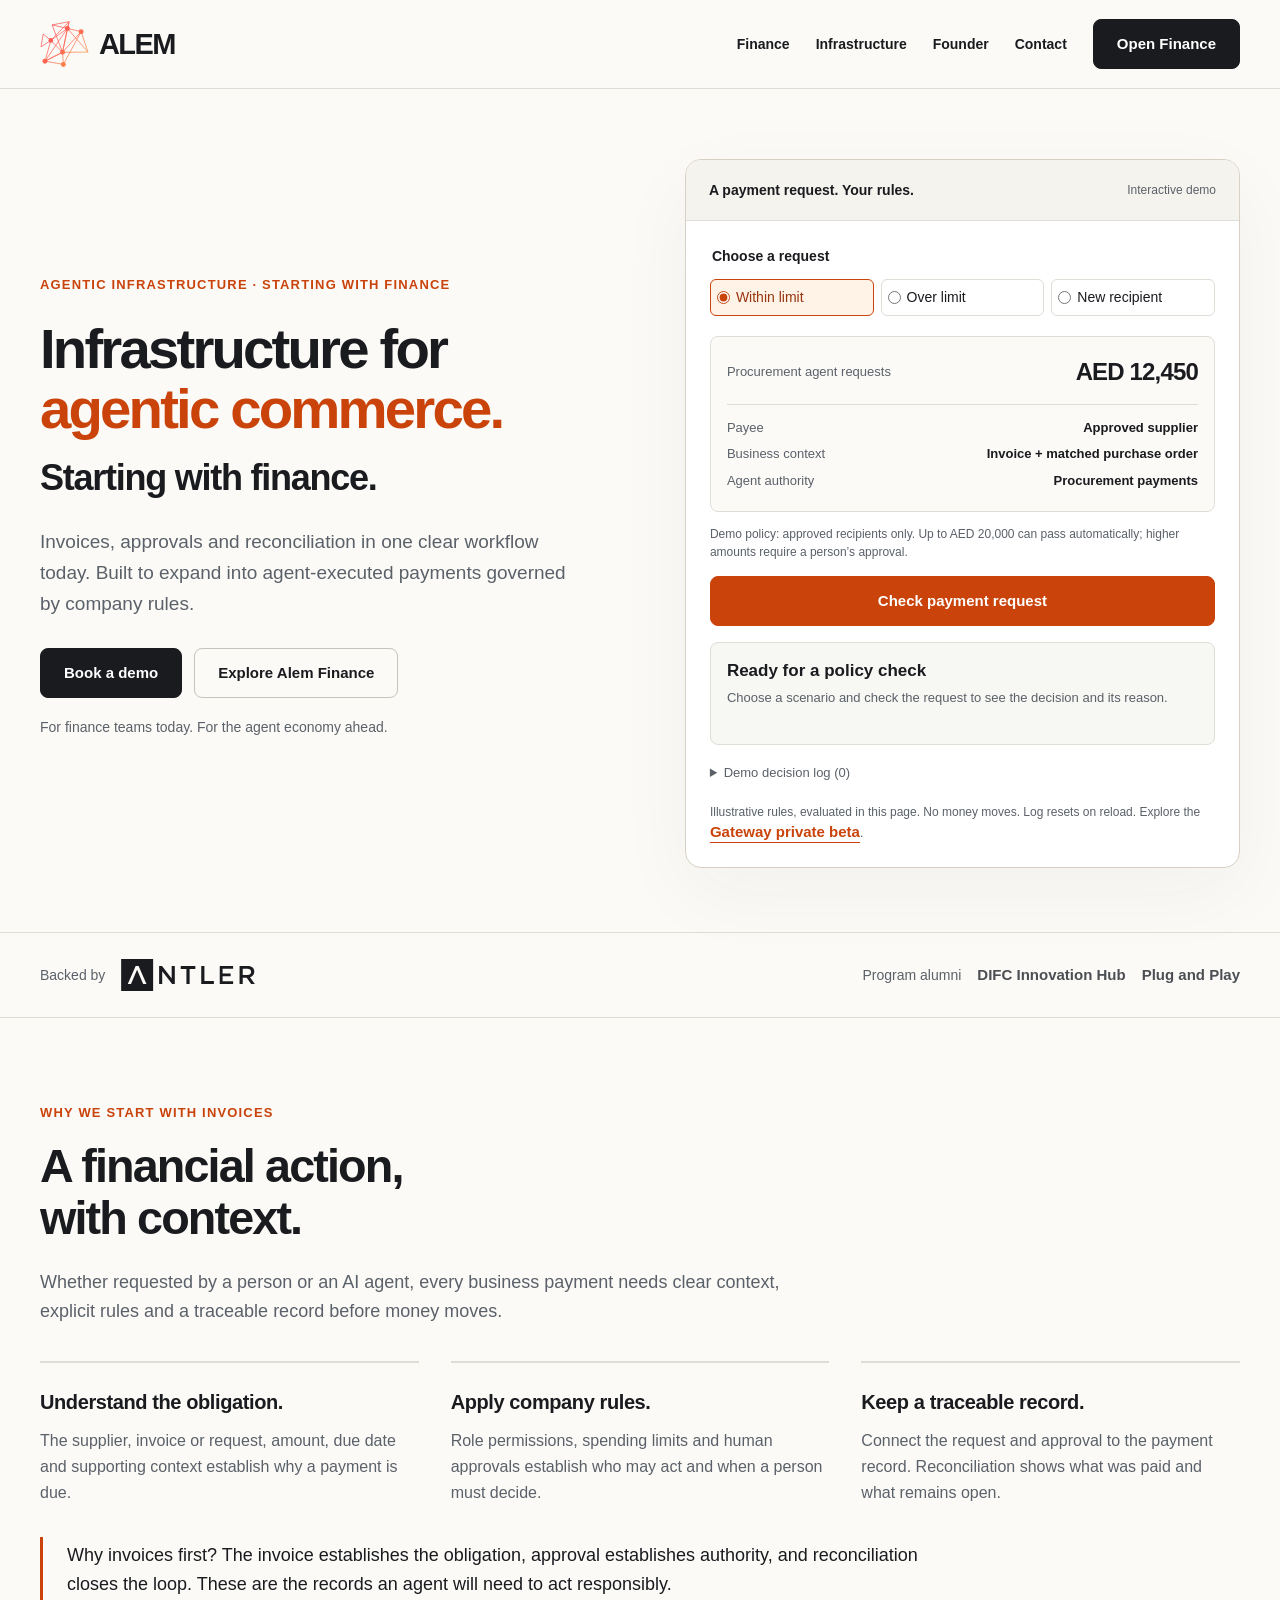
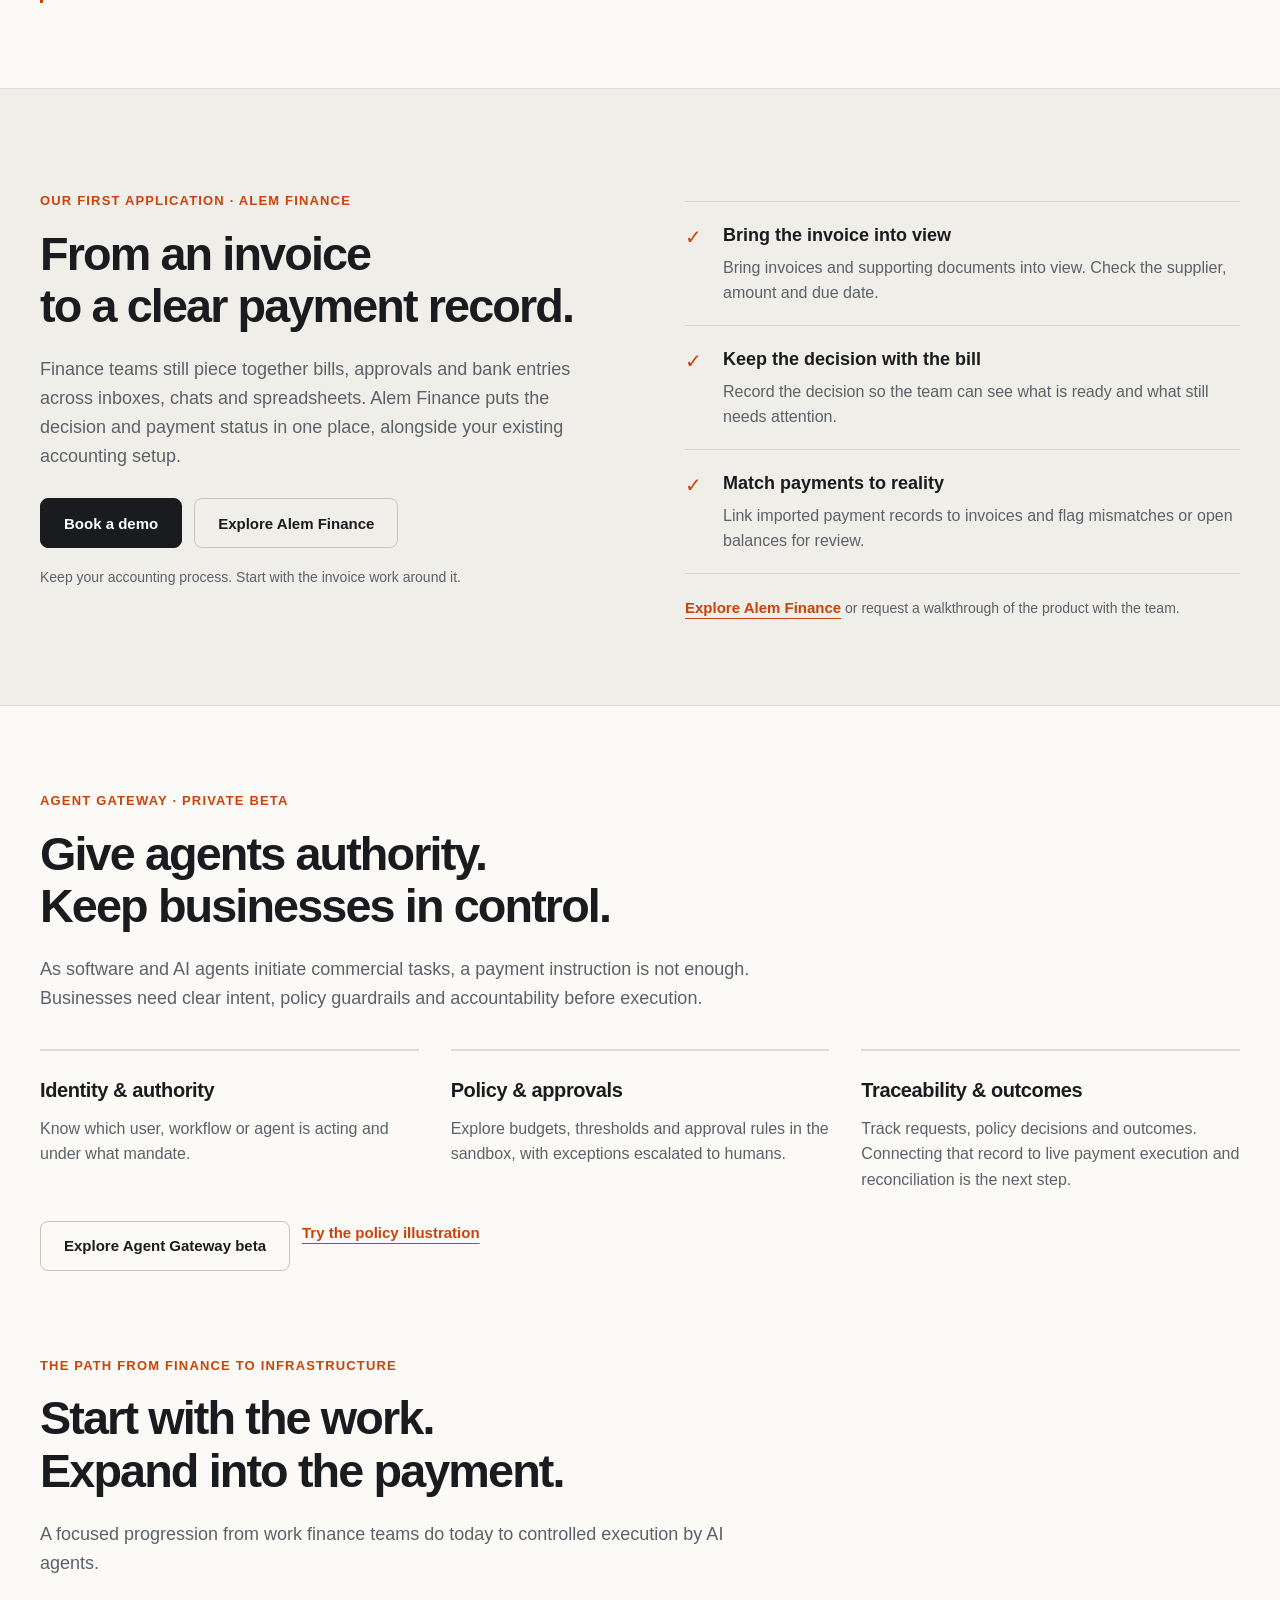
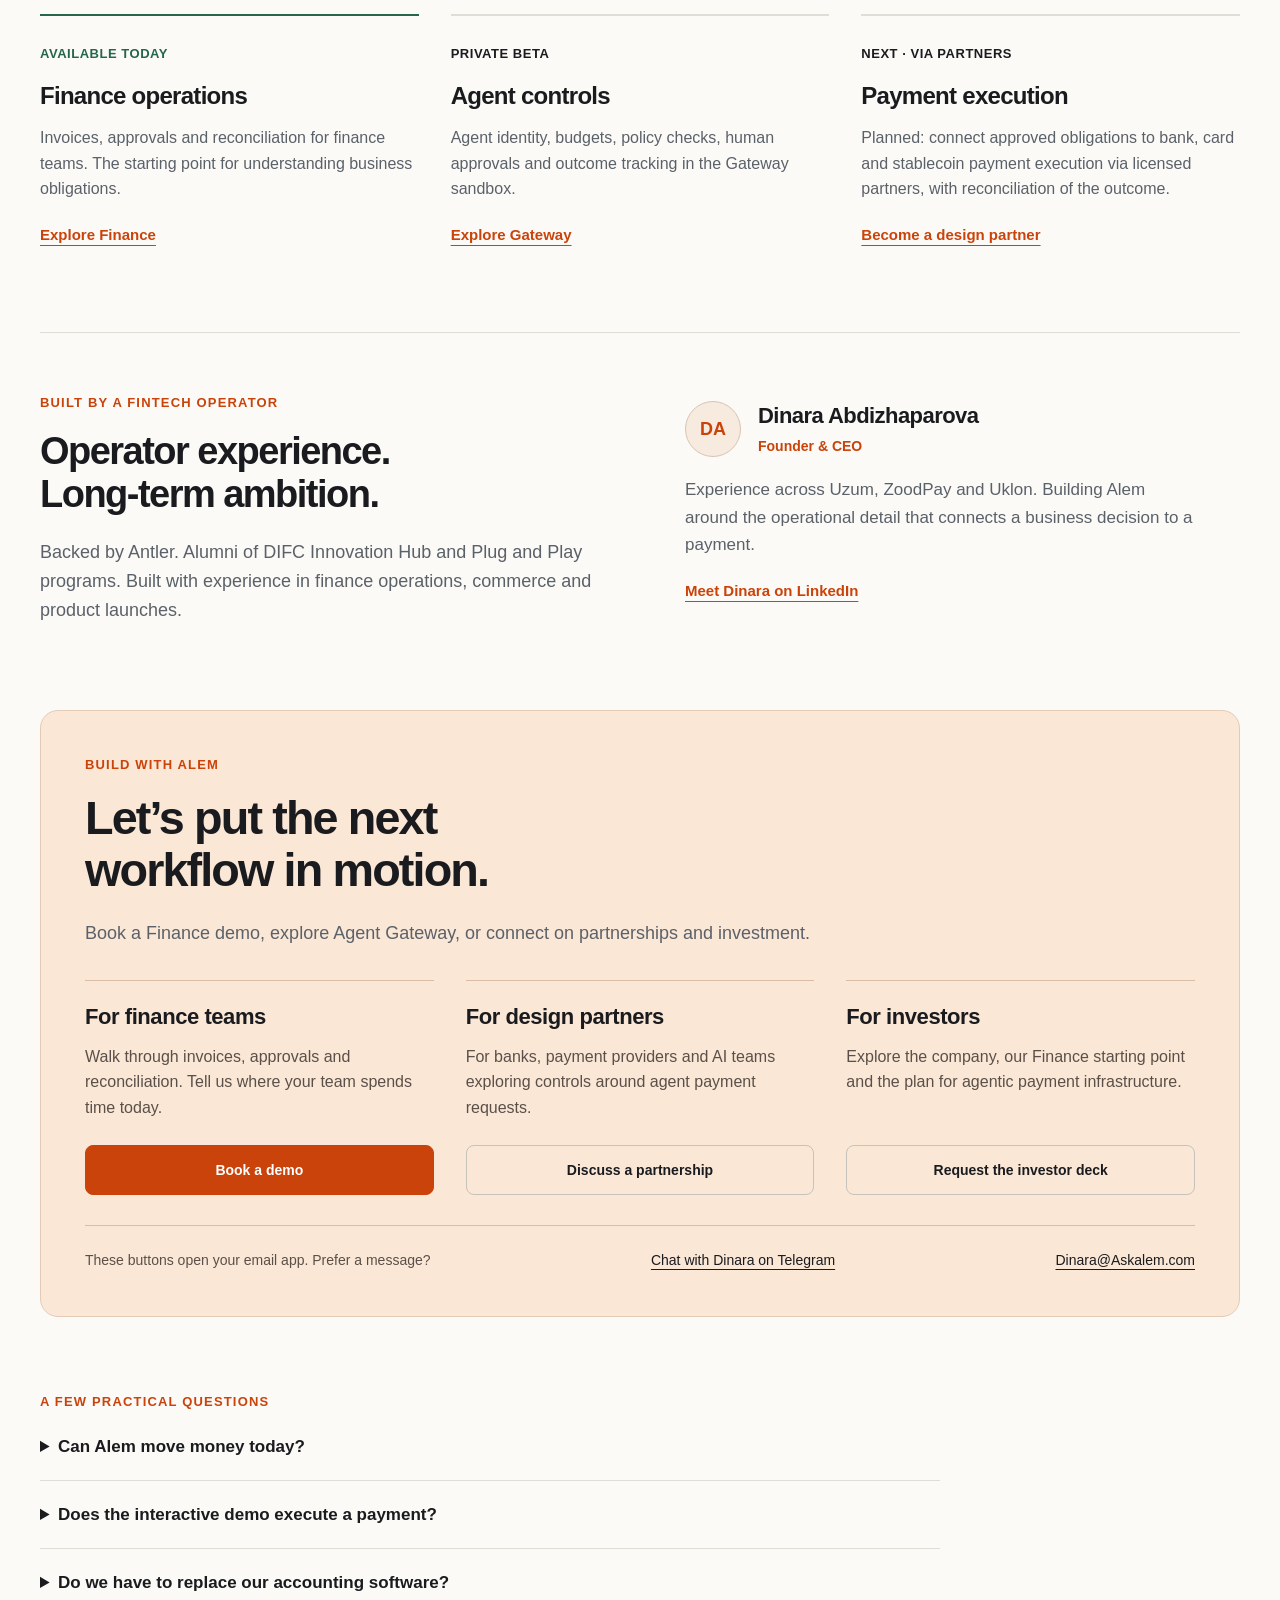
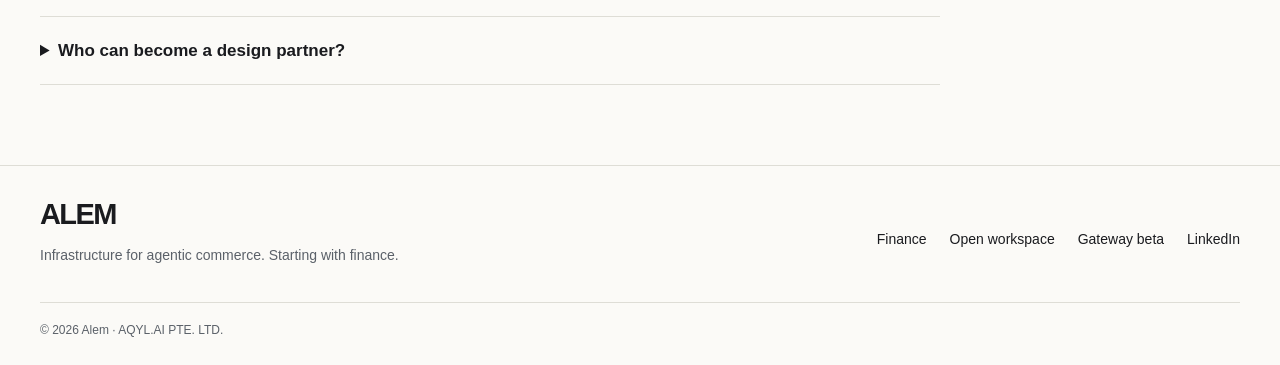
<file: index.html>
<!doctype html>
<html lang="en"><head><meta charset="utf-8"><meta name="viewport" content="width=device-width, initial-scale=1">
<title>Alem — Infrastructure for agentic commerce. Starting with finance.</title>
<meta name="description" content="Alem is building the control layer for business payments, starting with invoices, approvals and reconciliation. Explore Finance or try the agent payment policy demo.">
<meta name="theme-color" content="#fbfaf7"><link rel="canonical" href="https://askalem.com/">
<meta property="og:title" content="Infrastructure for agentic commerce. Starting with finance."><meta property="og:description" content="Starting with invoices, approvals and reconciliation. Building toward controlled business payments."><meta property="og:type" content="website"><meta property="og:url" content="https://askalem.com/">
<meta property="og:image" content="https://askalem.com/alem-social-v3.png"><meta property="og:image:width" content="1200"><meta property="og:image:height" content="630"><meta property="og:image:alt" content="Alem. Infrastructure for agentic commerce. Starting with finance.">
<meta name="twitter:card" content="summary_large_image"><meta name="twitter:title" content="Alem — Infrastructure for agentic commerce"><meta name="twitter:description" content="Starting with finance. Building toward controlled business payments."><meta name="twitter:image" content="https://askalem.com/alem-social-v3.png">
<script type="application/ld+json">{"@context":"https://schema.org","@type":"Organization","name":"Alem","legalName":"AQYL.AI PTE. LTD.","url":"https://askalem.com/","email":"dinara@askalem.com","founder":{"@type":"Person","name":"Dinara Abdizhaparova"},"sameAs":["https://www.linkedin.com/company/askalemcom/"]}</script>
<style>
:root{--paper:#fbfaf7;--ink:#1a1b1f;--muted:#5b6169;--orange:#c9430a;--line:#deddd6;--soft:#f0eee8;--green:#246748}*{box-sizing:border-box}html{scroll-behavior:smooth;scroll-padding-top:100px}body{margin:0;background:var(--paper);color:var(--ink);font:16px/1.6 Inter,-apple-system,BlinkMacSystemFont,"Segoe UI",Arial,sans-serif;-webkit-font-smoothing:antialiased}a{color:inherit;text-decoration:none}button,input{font:inherit}button,a,label{-webkit-tap-highlight-color:transparent}a:focus-visible,button:focus-visible,summary:focus-visible,input:focus-visible{outline:3px solid var(--orange);outline-offset:5px}::selection{background:#ffdcc5}.wrap{width:min(1200px,calc(100% - 64px));margin-inline:auto}.skip{position:absolute;left:16px;top:-80px;z-index:100;background:var(--ink);color:white;padding:12px}.skip:focus{top:8px}header{position:sticky;top:0;z-index:20;border-bottom:1px solid var(--line);background:#fbfaf7f5;backdrop-filter:blur(15px)}.nav{height:88px;display:flex;align-items:center;gap:32px}.brand{display:inline-flex;align-items:center;gap:10px;font-size:29px;font-weight:800;letter-spacing:-1.6px;line-height:1}.brand svg{width:49px;height:48px;flex:none}.navlinks{display:flex;align-items:center;gap:26px;margin-left:auto;font-size:14px;font-weight:600}.navlinks>a:not(.button):hover{color:var(--orange)}.button{display:inline-flex;justify-content:center;align-items:center;min-height:50px;padding:12px 23px;border:1px solid var(--ink);border-radius:8px;font-weight:650;line-height:1.3;font-size:15px;cursor:pointer;text-align:center}.button.primary{background:var(--ink);color:#fff}.button.primary:hover{background:var(--orange);border-color:var(--orange)}.button.secondary{border-color:#c5c3bb;background:transparent}.button.secondary:hover{background:var(--soft)}.button.orange{background:var(--orange);color:#fff;border-color:var(--orange)}.button.orange:hover{background:#a83606}.menu-toggle{display:none;margin-left:auto;border:1px solid var(--line);background:transparent;border-radius:6px;padding:9px 14px;font-size:14px}.eyebrow{display:block;color:var(--orange);font-size:13px;font-weight:750;letter-spacing:.09em;text-transform:uppercase}.hero{display:grid;grid-template-columns:1.05fr 1fr;gap:62px;align-items:center;padding:70px 0 64px}.hero h1{font-size:clamp(44px,4.4vw,61px);line-height:1.06;letter-spacing:-.05em;margin:23px 0 26px;font-weight:750}.hero h1 span{color:var(--orange)}.hero h1 .hero-tail{display:block;font-size:.64em;line-height:1.2;letter-spacing:-.035em;margin-top:18px;color:var(--ink)}.intro{font-size:19px;color:var(--muted);line-height:1.65;max-width:550px}.intro strong{color:var(--ink)}.actions{display:flex;gap:12px;flex-wrap:wrap;margin-top:28px}.subline{font-size:14px;color:var(--muted);margin-top:18px}.text-link{font-size:15px;font-weight:650;color:var(--orange);text-decoration:underline;text-underline-offset:5px}.support{border-block:1px solid var(--line)}.support-inner{display:flex;justify-content:space-between;align-items:center;gap:24px 40px;flex-wrap:wrap;padding:26px 0}.support-group{display:flex;gap:16px;align-items:center;flex-wrap:wrap;color:var(--muted);font-size:14px}.support-group b{font-size:15px;color:#4b4e53}.antler-logo{width:134px;height:32px;display:block;color:var(--ink);flex:none}.section{padding:85px 0}h2{font-size:clamp(34px,3.65vw,50px);line-height:1.12;letter-spacing:-.04em;font-weight:700;margin:16px 0 23px}.lede{font-size:18px;color:var(--muted);max-width:740px;margin:0}.section-head{max-width:790px;margin-bottom:36px}.section-head h2{max-width:720px}.why-grid{display:grid;grid-template-columns:repeat(3,1fr);gap:32px;margin:35px 0 0}.why-item{border-top:2px solid var(--line);padding-top:23px}.why-item h3{font-size:20px;margin:0 0 10px;letter-spacing:-.02em}.why-item p{font-size:16px;color:var(--muted);margin:0}.bridge{border-left:3px solid var(--orange);padding:4px 0 4px 24px;margin:32px 0 0;font-size:18px;max-width:900px}.finance-section{background:var(--soft);border-block:1px solid var(--line)}.finance-grid{display:grid;grid-template-columns:1fr 1fr;gap:90px;align-items:center}.feature-list{margin:27px 0 0;padding:0;list-style:none}.feature-list li{border-top:1px solid #d8d4cb;padding:19px 0;display:grid;grid-template-columns:26px 1fr;gap:12px}.feature-list .tick{color:var(--orange);font-size:20px}.feature-list h3{font-size:18px;margin:0 0 5px}.feature-list p{font-size:16px;margin:0;color:var(--muted)}.finance-foot{border-top:1px solid #d8d4cb;padding-top:22px;margin:0;font-size:14px;color:var(--muted)}.status{font-size:13px;letter-spacing:.04em;text-transform:uppercase;font-weight:700}.live{color:var(--green)}.roadmap-section{padding-top:0}.roadmap{display:grid;grid-template-columns:repeat(3,1fr);gap:32px}.roadmap article{border-top:2px solid var(--line);padding-top:24px}.roadmap article:first-child{border-color:var(--green)}.roadmap h3{font-size:24px;line-height:1.25;margin:16px 0 14px;letter-spacing:-.03em}.roadmap p{font-size:16px;color:var(--muted);margin:0 0 20px}.company-inner{display:grid;grid-template-columns:1fr 1fr;gap:90px;border-top:1px solid var(--line);padding-top:60px}.company{padding-top:0}.company h2{font-size:38px}.founder{max-width:510px;padding-top:8px}.person-head{display:flex;align-items:center;gap:17px;margin-bottom:19px}.initials{display:grid;place-items:center;width:56px;height:56px;border:1px solid #d8c4b3;background:#f7eade;color:var(--orange);font-size:18px;font-weight:600;border-radius:50%;flex:none}.founder h3{font-size:22px;line-height:1.3;margin:0 0 4px;letter-spacing:-.025em}.role{font-size:14px;color:var(--orange);margin:0;font-weight:650}.bio{font-size:17px;color:var(--muted);margin:0}.founder-links{margin-top:20px}.contact{padding:0 0 75px}.contact-shell{background:#fae7d6;border:1px solid #e3cbb8;border-radius:18px;padding:44px}.contact-shell>h2{max-width:750px}.contact-grid{display:grid;grid-template-columns:repeat(3,1fr);gap:32px;margin-top:32px}.contact-card{display:flex;flex-direction:column;border-top:1px solid #d9bda6;padding-top:22px}.contact-card h3{font-size:22px;line-height:1.3;margin:0 0 12px;letter-spacing:-.02em}.contact-card p{font-size:16px;color:#5a5049;margin:0 0 25px}.contact-card .button{margin-top:auto;font-size:14px;padding-inline:12px}.contact-bottom{display:flex;justify-content:space-between;align-items:center;flex-wrap:wrap;gap:16px;margin-top:30px;padding-top:23px;border-top:1px solid #d9bda6;font-size:14px;color:#5a5049}.contact-bottom a{text-decoration:underline;text-underline-offset:4px;color:var(--ink)}.faq-section{padding:0 0 80px}.faq{max-width:900px}.faq details{border-bottom:1px solid var(--line);padding:20px 0}.faq summary{font-size:17px;font-weight:600;cursor:pointer}.faq details p{color:var(--muted);font-size:16px;max-width:780px;margin:15px 0 0}footer{border-top:1px solid var(--line);padding:34px 0 25px}.footer-top{display:flex;justify-content:space-between;gap:25px;flex-wrap:wrap;align-items:center}.footer-tagline{font-size:14px;color:var(--muted);margin:12px 0}.footer-links{display:flex;gap:23px;flex-wrap:wrap;font-size:14px}.footer-bottom{border-top:1px solid var(--line);padding-top:18px;margin-top:24px;font-size:12px;color:var(--muted)}
/* Local policy illustration: no payment or external service is called. */
.policy-demo{background:#fff;border:1px solid #d8d0c4;border-radius:16px;box-shadow:0 25px 80px #6837100b;overflow:hidden;min-width:0}.demo-header{display:flex;gap:12px;justify-content:space-between;align-items:center;padding:19px 23px;border-bottom:1px solid var(--line);background:#f5f3ee;font-size:14px}.demo-header strong{font-weight:700}.demo-label{color:var(--muted);font-size:12px}.demo-body{padding:24px}.demo-body fieldset{border:0;padding:0;margin:0 0 20px}.demo-body legend{font-size:14px;font-weight:650;margin-bottom:11px}.scenario-options{display:grid;grid-template-columns:repeat(3,1fr);gap:7px}.scenario{display:flex;align-items:center;gap:6px;padding:9px 6px;border:1px solid var(--line);border-radius:6px;font-size:14px;cursor:pointer;line-height:1.25}.scenario:has(input:checked){border-color:var(--orange);background:#fff2e7;color:#97350e}.scenario input{accent-color:var(--orange);margin:0;flex:none;width:13px;height:13px}.request{border:1px solid var(--line);border-radius:8px;padding:16px;background:var(--paper)}.request-top{display:flex;align-items:center;justify-content:space-between;gap:12px}.request-top span{font-size:13px;color:var(--muted)}.request-top strong{font-size:24px;letter-spacing:-.035em;white-space:nowrap}.request dl{margin:12px 0 0;border-top:1px solid var(--line);padding-top:10px}.request dl>div{display:flex;justify-content:space-between;gap:14px;font-size:13px;padding:3px 0}.request dt{color:var(--muted)}.request dd{margin:0;text-align:right;font-weight:550}.rule-note{font-size:12px;line-height:1.5;color:var(--muted);margin:13px 0}.run-check{width:100%;margin:2px 0 16px}.decision{border-radius:8px;padding:14px 16px;border:1px solid var(--line);background:#f7f7f3;min-height:103px}.decision strong{display:block;font-size:17px}.decision p{font-size:13px;line-height:1.5;color:var(--muted);margin:4px 0 0}.decision[data-state="approved"]{background:#edf5ef;border-color:#c2d8c8}.decision[data-state="approved"] strong{color:#246748}.decision[data-state="hold"]{background:#fff5e4;border-color:#e6d0a4}.decision[data-state="hold"] strong{color:#815612}.decision[data-state="blocked"]{background:#fff0ed;border-color:#e4bbb5}.decision[data-state="blocked"] strong{color:#9d3028}.audit{margin-top:12px;font-size:13px}.audit summary{cursor:pointer;color:var(--muted);padding:6px 0}.audit ol{margin:8px 0;padding-left:23px;max-height:180px;overflow:auto}.audit li{margin:8px 0;font-size:12px;color:var(--muted)}.audit li b{color:var(--ink)}.demo-note{font-size:12px;color:var(--muted);margin:13px 0 0;line-height:1.5}
@media(max-width:1050px){.hero{gap:30px}.hero h1{font-size:53px}.navlinks{gap:17px}.finance-grid,.company-inner{gap:45px}.contact-grid{gap:22px}.contact-shell{padding:34px}.demo-body{padding:20px}}
@media(max-width:800px){.wrap{width:calc(100% - 40px)}.nav{height:74px}.brand{font-size:26px}.brand svg{width:42px;height:42px}.menu-toggle{display:block}.navlinks{display:none;position:absolute;top:73px;left:0;right:0;background:var(--paper);padding:22px 20px;border-bottom:1px solid var(--line);align-items:stretch;gap:0;margin:0}.navlinks.open{display:flex;flex-direction:column}.navlinks>a:not(.button){padding:13px 4px}.navlinks .button{margin-top:10px}.hero{grid-template-columns:1fr;gap:35px;padding:47px 0}.hero h1{font-size:clamp(43px,7vw,60px);max-width:680px}.intro{font-size:18px}.policy-demo{width:100%;max-width:560px;margin:auto}.support-inner{gap:23px}.section{padding:60px 0}.why-grid{gap:22px}.finance-grid,.company-inner{grid-template-columns:1fr;gap:30px}.roadmap{gap:22px}.roadmap h3{font-size:21px}.company{padding-top:0}.company-inner{padding-top:43px}.contact-grid{grid-template-columns:1fr;gap:28px}.contact-card .button{align-self:flex-start;min-width:210px}.contact-shell{padding:30px}.contact-bottom{align-items:flex-start;flex-direction:column}.faq-section{padding-bottom:55px}}
@media(max-width:520px){.hero h1{font-size:45px}.hero .eyebrow{font-size:12px}.actions .button{flex:1;font-size:14px;padding-inline:14px}.demo-header{padding:16px}.demo-body{padding:17px}.scenario-options{gap:5px}.scenario{font-size:14px;padding:9px 5px;gap:5px}.request-top{flex-wrap:wrap}.request-top strong{font-size:23px}.request dl>div{font-size:12px}.why-grid,.roadmap{grid-template-columns:1fr;gap:28px}.bridge{font-size:17px;padding-left:18px}.company h2{font-size:35px}.founder h3{font-size:20px}.contact-shell{padding:27px 22px}.contact-shell>h2{font-size:34px}.footer-links{gap:14px 20px}.support-group{gap:12px 16px}.support-group b{font-size:14px}}
@media(prefers-reduced-motion:reduce){html{scroll-behavior:auto}}
</style></head><body><a class="skip" href="#main">Skip to content</a><header><div class="wrap nav"><a class="brand" href="https://askalem.com/" aria-label="Alem home"><svg viewBox="0 0 335 313" fill="none" aria-hidden="true"><defs><linearGradient id="lg" x1="0" y1="0" x2="335" y2="310" gradientUnits="userSpaceOnUse"><stop stop-color="#fa455c"/><stop offset=".53" stop-color="#ff6950"/><stop offset="1" stop-color="#f4aa49"/></linearGradient></defs><g stroke="url(#lg)" stroke-width="5" stroke-linejoin="round"><path d="M7 176 22 88 74 132 187 50 199 4 83 26 154 213 34 274 160 296 281 72 328 212 154 213 160 296M7 176 74 132 154 213 187 50 281 72 154 213 199 4 74 132 34 274 187 50M83 26 187 50 328 212M34 274 154 213"/></g><g fill="url(#lg)"><circle cx="74" cy="132" r="16"/><circle cx="187" cy="50" r="17"/><circle cx="281" cy="72" r="17"/><circle cx="154" cy="213" r="17"/><circle cx="34" cy="274" r="17"/><circle cx="160" cy="296" r="17"/></g></svg><span>ALEM</span></a><button class="menu-toggle" aria-expanded="false" aria-controls="navigation">Menu</button><nav class="navlinks" id="navigation" aria-label="Main navigation"><a href="#finance">Finance</a><a href="#infrastructure">Infrastructure</a><a href="#company">Founder</a><a href="#contact">Contact</a><a class="button primary" href="https://app.finance.askalem.com/">Open Finance</a></nav></div></header><main id="main"><section class="wrap hero" aria-labelledby="hero-title"><div><span class="eyebrow">Agentic infrastructure · Starting with finance</span><h1 id="hero-title">Infrastructure for <span>agentic commerce.</span><span class="hero-tail">Starting with finance.</span></h1><p class="intro">Invoices, approvals and reconciliation in one clear workflow today. Built to expand into agent-executed payments governed by company rules.</p><div class="actions"><a class="button primary" href="#finance-demo">Book a demo</a><a class="button secondary" href="https://finance.askalem.com/">Explore Alem Finance</a></div><p class="subline">For finance teams today. For the agent economy ahead.</p></div>
<div class="policy-demo" id="policy-demo" aria-label="Interactive payment policy illustration"><div class="demo-header"><strong>A payment request. Your rules.</strong><span class="demo-label">Interactive demo</span></div><div class="demo-body"><fieldset><legend>Choose a request</legend><div class="scenario-options"><label class="scenario"><input type="radio" name="scenario" value="within" checked> Within limit</label><label class="scenario"><input type="radio" name="scenario" value="over"> Over limit</label><label class="scenario"><input type="radio" name="scenario" value="unknown"> New recipient</label></div></fieldset><div class="request"><div class="request-top"><span>Procurement agent requests</span><strong id="request-amount">AED 12,450</strong></div><dl><div><dt>Payee</dt><dd id="request-payee">Approved supplier</dd></div><div><dt>Business context</dt><dd>Invoice + matched purchase order</dd></div><div><dt>Agent authority</dt><dd>Procurement payments</dd></div></dl></div><p class="rule-note">Demo policy: approved recipients only. Up to AED 20,000 can pass automatically; higher amounts require a person’s approval.</p><button class="button orange run-check" id="run-check">Check payment request</button><div class="decision" id="decision" role="status" aria-live="polite" aria-atomic="true" data-state="idle"><strong id="decision-title">Ready for a policy check</strong><p id="decision-reason">Choose a scenario and check the request to see the decision and its reason.</p></div><details class="audit" id="audit"><summary>Demo decision log <span id="audit-count">(0)</span></summary><p id="audit-empty">Your demo decisions will appear here.</p><ol id="audit-list" reversed></ol></details><p class="demo-note">Illustrative rules, evaluated in this page. No money moves. Log resets on reload. Explore the <a class="text-link" href="https://beta.askalem.com/">Gateway private beta</a>.</p><noscript><p>This illustration needs JavaScript. Under these demo rules, an approved recipient below AED 20,000 passes; higher amounts need approval; unknown recipients are blocked.</p></noscript></div></div></section><section class="support" aria-label="Investors and programs"><div class="wrap support-inner"><div class="support-group"><span>Backed by</span><svg xmlns="http://www.w3.org/2000/svg" class="antler-logo" viewBox="0 0 117 28" fill="none" role="img" aria-label="Antler"><title>Antler</title><g><path d="M44.2258 6.16674H46.9539V21.891H44.629L35.942 10.7108V21.891H33.2139V6.16674H35.7797L44.2258 17.0443V6.16674Z" fill="currentColor"></path><path d="M52.1328 8.67597H57.123V21.8386H59.9192V8.67597H64.9146V6.10918H52.1328V8.67597Z" fill="currentColor"></path><path d="M72.8631 6.10918H70.0879V21.8386H81.147V19.324H72.8631V6.10918Z" fill="currentColor"></path><path d="M106.391 13.9138V8.63933H110.423C112.47 8.63933 113.685 9.55231 113.685 11.2426V11.2792C113.685 12.8704 112.423 13.9138 110.439 13.9138H106.391V13.9138ZM112.743 15.891C114.952 15.265 116.502 13.7103 116.502 11.1331V11.0861C116.502 9.71404 116.047 8.54542 115.199 7.69504C114.183 6.67771 112.633 6.11427 110.648 6.11427H103.621V21.8385H106.391V16.3606H109.863L113.732 21.8385H116.995L112.738 15.891H112.743Z" fill="currentColor"></path><path d="M86.2891 8.5925V21.8386H97.9713V19.371H88.7554V15.1451H95.8191V12.6827H88.7554V8.5925H97.9713V6.10918H86.2891V8.5925Z" fill="currentColor"></path><path d="M0 9.91821e-05V28.0001H27.9828V9.91821e-05H0ZM19.2591 21.8909L13.939 9.40647L8.62419 21.8909H5.79659L12.7085 6.10929H15.2743L22.1758 21.8857H19.2539L19.2591 21.8909Z" fill="currentColor"></path></g></svg></div><div class="support-group"><span>Program alumni</span><b>DIFC Innovation Hub</b><b>Plug and Play</b></div></div></section><section class="section" id="why-invoices"><div class="wrap"><div class="section-head"><span class="eyebrow">Why we start with invoices</span><h2>A financial action,<br>with context.</h2><p class="lede">Whether requested by a person or an AI agent, every business payment needs clear context, explicit rules and a traceable record before money moves.</p></div><div class="why-grid"><article class="why-item"><h3>Understand the obligation.</h3><p>The supplier, invoice or request, amount, due date and supporting context establish why a payment is due.</p></article><article class="why-item"><h3>Apply company rules.</h3><p>Role permissions, spending limits and human approvals establish who may act and when a person must decide.</p></article><article class="why-item"><h3>Keep a traceable record.</h3><p>Connect the request and approval to the payment record. Reconciliation shows what was paid and what remains open.</p></article></div><p class="bridge">Why invoices first? The invoice establishes the obligation, approval establishes authority, and reconciliation closes the loop. These are the records an agent will need to act responsibly.</p></div></section><section class="section finance-section" id="finance"><div class="wrap finance-grid"><div><span class="eyebrow">Our first application · Alem Finance</span><h2>From an invoice<br>to a clear payment record.</h2><p class="lede">Finance teams still piece together bills, approvals and bank entries across inboxes, chats and spreadsheets. Alem Finance puts the decision and payment status in one place, alongside your existing accounting setup.</p><div class="actions"><a class="button primary" href="#finance-demo">Book a demo</a><a class="button secondary" href="https://finance.askalem.com/">Explore Alem Finance</a></div><p class="subline">Keep your accounting process. Start with the invoice work around it.</p></div><div><ul class="feature-list"><li><span class="tick" aria-hidden="true">✓</span><div><h3>Bring the invoice into view</h3><p>Bring invoices and supporting documents into view. Check the supplier, amount and due date.</p></div></li><li><span class="tick" aria-hidden="true">✓</span><div><h3>Keep the decision with the bill</h3><p>Record the decision so the team can see what is ready and what still needs attention.</p></div></li><li><span class="tick" aria-hidden="true">✓</span><div><h3>Match payments to reality</h3><p>Link imported payment records to invoices and flag mismatches or open balances for review.</p></div></li></ul><p class="finance-foot"><a class="text-link" href="https://finance.askalem.com/">Explore Alem Finance</a> or request a walkthrough of the product with the team.</p></div></div></section><section class="section" id="infrastructure"><div class="wrap"><div class="section-head"><span class="eyebrow">Agent Gateway · Private beta</span><h2>Give agents authority.<br>Keep businesses in control.</h2><p class="lede">As software and AI agents initiate commercial tasks, a payment instruction is not enough. Businesses need clear intent, policy guardrails and accountability before execution.</p></div><div class="why-grid"><article class="why-item"><h3>Identity &amp; authority</h3><p>Know which user, workflow or agent is acting and under what mandate.</p></article><article class="why-item"><h3>Policy &amp; approvals</h3><p>Explore budgets, thresholds and approval rules in the sandbox, with exceptions escalated to humans.</p></article><article class="why-item"><h3>Traceability &amp; outcomes</h3><p>Track requests, policy decisions and outcomes. Connecting that record to live payment execution and reconciliation is the next step.</p></article></div><div class="actions"><a class="button secondary" href="https://beta.askalem.com/">Explore Agent Gateway beta</a><a class="text-link" href="#policy-demo">Try the policy illustration</a></div></div></section><section class="section roadmap-section" id="roadmap"><div class="wrap"><div class="section-head"><span class="eyebrow">The path from Finance to infrastructure</span><h2>Start with the work.<br>Expand into the payment.</h2><p class="lede">A focused progression from work finance teams do today to controlled execution by AI agents.</p></div><div class="roadmap"><article><span class="status live">Available today</span><h3>Finance operations</h3><p>Invoices, approvals and reconciliation for finance teams. The starting point for understanding business obligations.</p><a class="text-link" href="https://finance.askalem.com/">Explore Finance</a></article><article><span class="status">Private beta</span><h3>Agent controls</h3><p>Agent identity, budgets, policy checks, human approvals and outcome tracking in the Gateway sandbox.</p><a class="text-link" href="https://beta.askalem.com/">Explore Gateway</a></article><article><span class="status">Next · Via partners</span><h3>Payment execution</h3><p>Planned: connect approved obligations to bank, card and stablecoin payment execution via licensed partners, with reconciliation of the outcome.</p><a class="text-link" href="#design-partners">Become a design partner</a></article></div></div></section><section class="section company" id="company"><div class="wrap company-inner"><div><span class="eyebrow">Built by a fintech operator</span><h2>Operator experience.<br>Long-term ambition.</h2><p class="lede">Backed by Antler. Alumni of DIFC Innovation Hub and Plug and Play programs. Built with experience in finance operations, commerce and product launches.</p></div><article class="founder"><div class="person-head"><div class="initials" aria-hidden="true">DA</div><div><h3>Dinara Abdizhaparova</h3><p class="role">Founder & CEO</p></div></div><p class="bio">Experience across Uzum, ZoodPay and Uklon. Building Alem around the operational detail that connects a business decision to a payment.</p><div class="founder-links"><a class="text-link" href="https://www.linkedin.com/in/dinara-a-2a48a358/" target="_blank" rel="noopener noreferrer">Meet Dinara on LinkedIn</a></div></article></div></section><section class="contact" id="contact"><div class="wrap contact-shell"><span class="eyebrow">Build with Alem</span><h2>Let’s put the next<br>workflow in motion.</h2><p class="lede">Book a Finance demo, explore Agent Gateway, or connect on partnerships and investment.</p><div class="contact-grid"><article class="contact-card" id="finance-demo"><h3>For finance teams</h3><p>Walk through invoices, approvals and reconciliation. Tell us where your team spends time today.</p><a class="button orange" href="mailto:dinara@askalem.com?subject=Alem%20Finance%20demo&amp;body=Hi%20Dinara%2C%0A%0AI%27d%20like%20a%20Finance%20demo.%0ACompany%3A%20%0ACurrent%20invoice%20workflow%3A%20%0APreferred%20meeting%20times%3A%20">Book a demo</a></article><article class="contact-card" id="design-partners"><h3>For design partners</h3><p>For banks, payment providers and AI teams exploring controls around agent payment requests.</p><a class="button secondary" href="mailto:dinara@askalem.com?subject=Alem%20design%20partnership&amp;body=Hi%20Dinara%2C%0A%0AI%27d%20like%20to%20explore%20a%20design%20partnership.%0ACompany%3A%20%0AUse%20case%3A%20">Discuss a partnership</a></article><article class="contact-card" id="investors"><h3>For investors</h3><p>Explore the company, our Finance starting point and the plan for agentic payment infrastructure.</p><a class="button secondary" href="mailto:dinara@askalem.com?subject=Alem%20investor%20enquiry&amp;body=Hi%20Dinara%2C%0A%0APlease%20share%20the%20latest%20Alem%20investor%20deck.%0AName%20and%20fund%3A%20">Request the investor deck</a></article></div><div class="contact-bottom"><span>These buttons open your email app. Prefer a message?</span><a href="https://t.me/dinaraessen1" target="_blank" rel="noopener noreferrer">Chat with Dinara on Telegram</a><a href="mailto:dinara@askalem.com">Dinara@Askalem.com</a></div></div></section><section class="faq-section"><div class="wrap"><span class="eyebrow">A few practical questions</span><div class="faq"><details><summary>Can Alem move money today?</summary><p>Not yet. Finance supports invoices, approvals and reconciliation. Agent Gateway is a private-beta sandbox. Live bank, card and stablecoin payment execution is the next stage, via partners.</p></details><details><summary>Does the interactive demo execute a payment?</summary><p>No. It evaluates three illustrative scenarios locally in your browser. The decision log is temporary and is not a production audit record. No request is sent to a bank or payment provider.</p></details><details><summary>Do we have to replace our accounting software?</summary><p>No. Alem is designed to work alongside your accounting process. Start with supported imports and review workflows; discuss specific integrations and their availability during onboarding.</p></details><details><summary>Who can become a design partner?</summary><p>We welcome banks, payment providers and AI product teams with a concrete business-payment use case. Contact us to discuss the workflow, controls and integration needs.</p></details></div></div></section></main><footer><div class="wrap"><div class="footer-top"><div><a class="brand" href="https://askalem.com/">ALEM</a><p class="footer-tagline">Infrastructure for agentic commerce. Starting with finance.</p></div><div class="footer-links"><a href="https://finance.askalem.com/">Finance</a><a href="https://app.finance.askalem.com/">Open workspace</a><a href="https://beta.askalem.com/">Gateway beta</a><a href="https://www.linkedin.com/company/askalemcom/" target="_blank" rel="noopener noreferrer">LinkedIn</a></div></div><div class="footer-bottom">© 2026 Alem · AQYL.AI PTE. LTD.</div></div></footer><script>
const toggle=document.querySelector('.menu-toggle');const navigation=document.querySelector('#navigation');
function closeMenu(){toggle.setAttribute('aria-expanded','false');navigation.classList.remove('open')}
toggle.addEventListener('click',()=>{const open=toggle.getAttribute('aria-expanded')!=='true';toggle.setAttribute('aria-expanded',String(open));navigation.classList.toggle('open',open)});
navigation.addEventListener('click',event=>{if(event.target.closest('a'))closeMenu()});
document.addEventListener('keydown',event=>{if(event.key==='Escape'&&toggle.getAttribute('aria-expanded')==='true'){closeMenu();toggle.focus()}});
const scenarios={within:{amount:12450,recipientApproved:true},over:{amount:25000,recipientApproved:true},unknown:{amount:12450,recipientApproved:false}};
const demoLimit=20000;let activeScenario='within';let decisionCount=0;
const amount=document.getElementById('request-amount');const payee=document.getElementById('request-payee');const decision=document.getElementById('decision');const title=document.getElementById('decision-title');const reason=document.getElementById('decision-reason');const log=document.getElementById('audit-list');
const money=value=>'AED '+value.toLocaleString('en-US');
function evaluatePolicy(request){if(!request.recipientApproved)return {state:'blocked',title:'Blocked',reason:'The recipient is not on the approved list. Verify and approve the recipient before this request can proceed.'};if(request.amount>demoLimit)return {state:'hold',title:'Needs approval',reason:money(request.amount)+' exceeds the '+money(demoLimit)+' automatic limit. A finance approver must review the request.'};return {state:'approved',title:'Approved by demo policy',reason:'Known recipient, invoice context present and amount within the '+money(demoLimit)+' limit. No payment is executed.'}}
document.querySelectorAll('input[name="scenario"]').forEach(input=>input.addEventListener('change',()=>{activeScenario=input.value;const request=scenarios[activeScenario];amount.textContent=money(request.amount);payee.textContent=request.recipientApproved?'Approved supplier':'Unverified supplier';decision.dataset.state='idle';title.textContent='Ready for a policy check';reason.textContent='Check this request to see the decision and its reason.'}));
document.getElementById('run-check').addEventListener('click',()=>{const request=scenarios[activeScenario];const result=evaluatePolicy(request);decision.dataset.state=result.state;title.textContent=result.title;reason.textContent=result.reason;decisionCount+=1;const item=document.createElement('li');const label=document.createElement('b');label.textContent='DEMO-'+String(decisionCount).padStart(3,'0')+' · '+result.title;item.append(label,document.createTextNode(' — '+money(request.amount)+' · '+(request.recipientApproved?'approved recipient':'unverified recipient')+'. '+result.reason));log.prepend(item);while(log.children.length>5)log.lastElementChild.remove();document.getElementById('audit-empty').hidden=true;document.getElementById('audit-count').textContent='('+decisionCount+(decisionCount>5?'; showing last 5':'')+')';document.getElementById('audit').open=true});
</script></body></html>
</file>
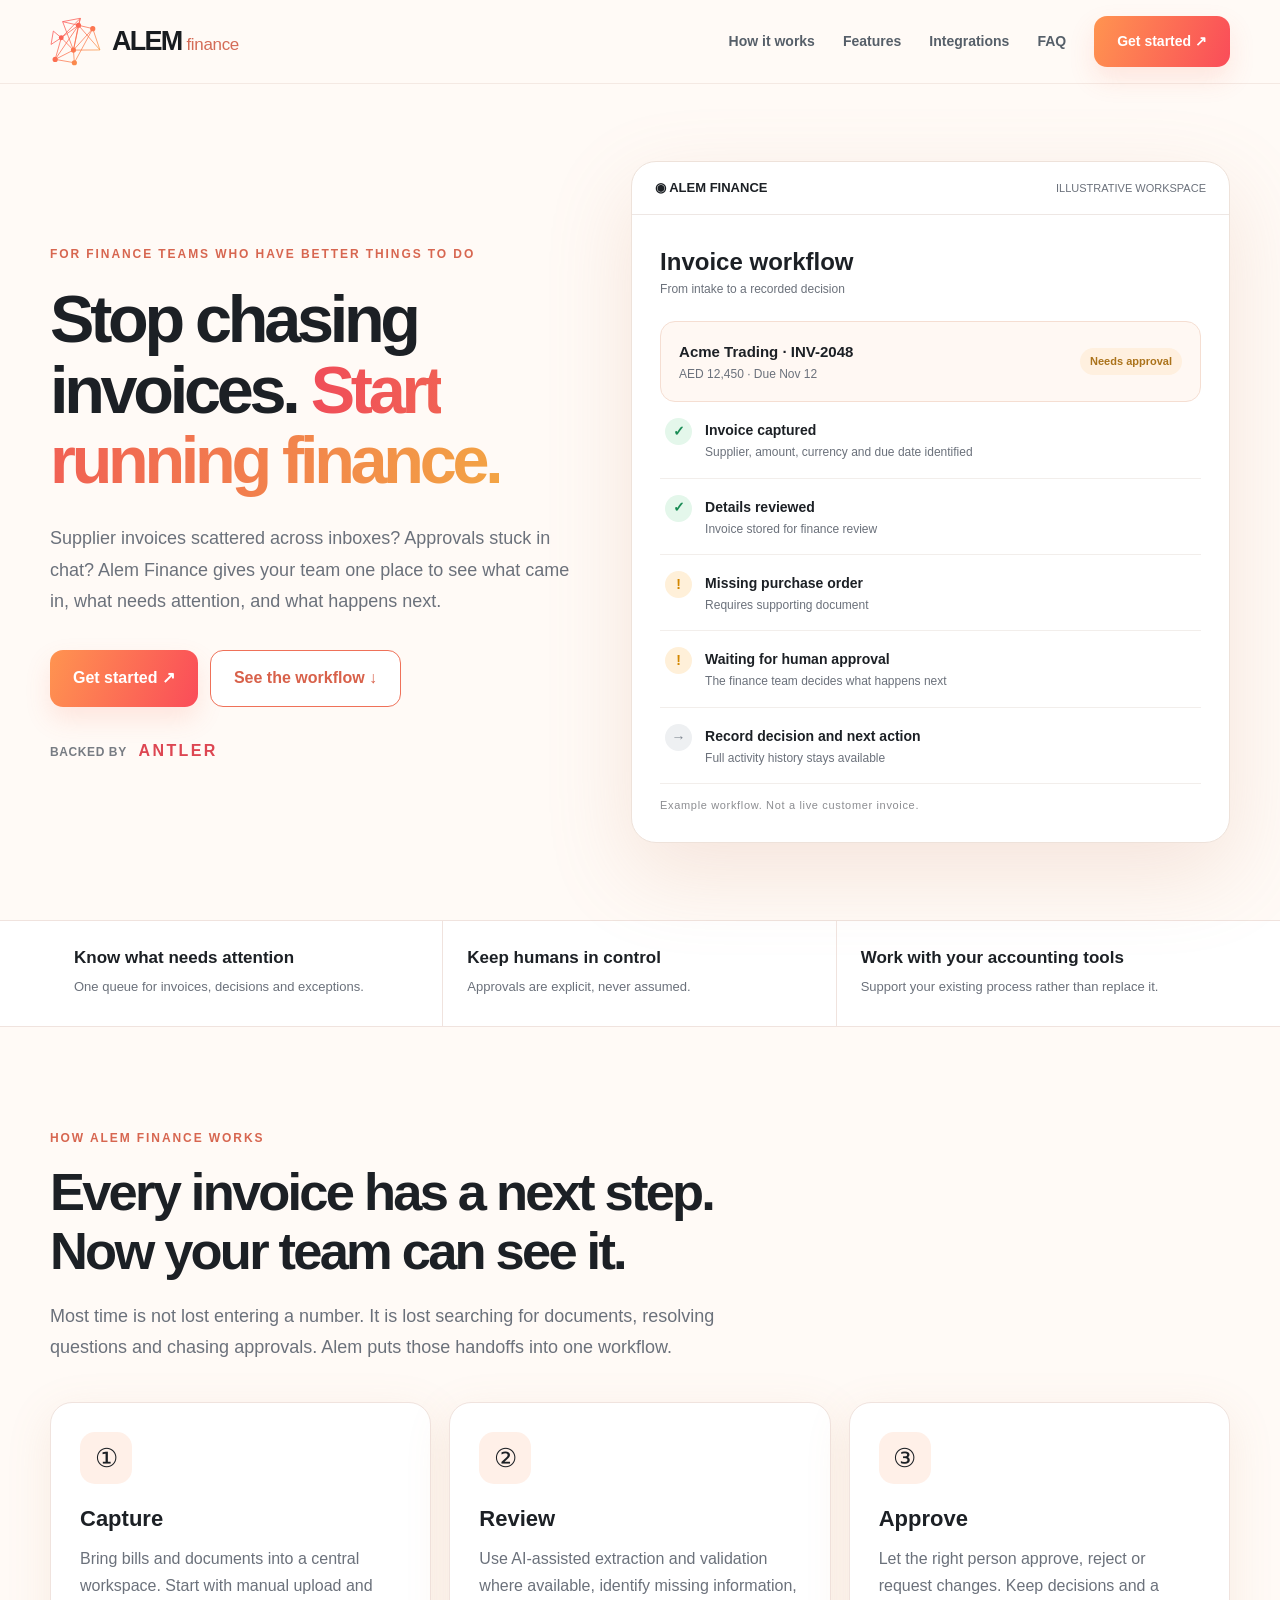
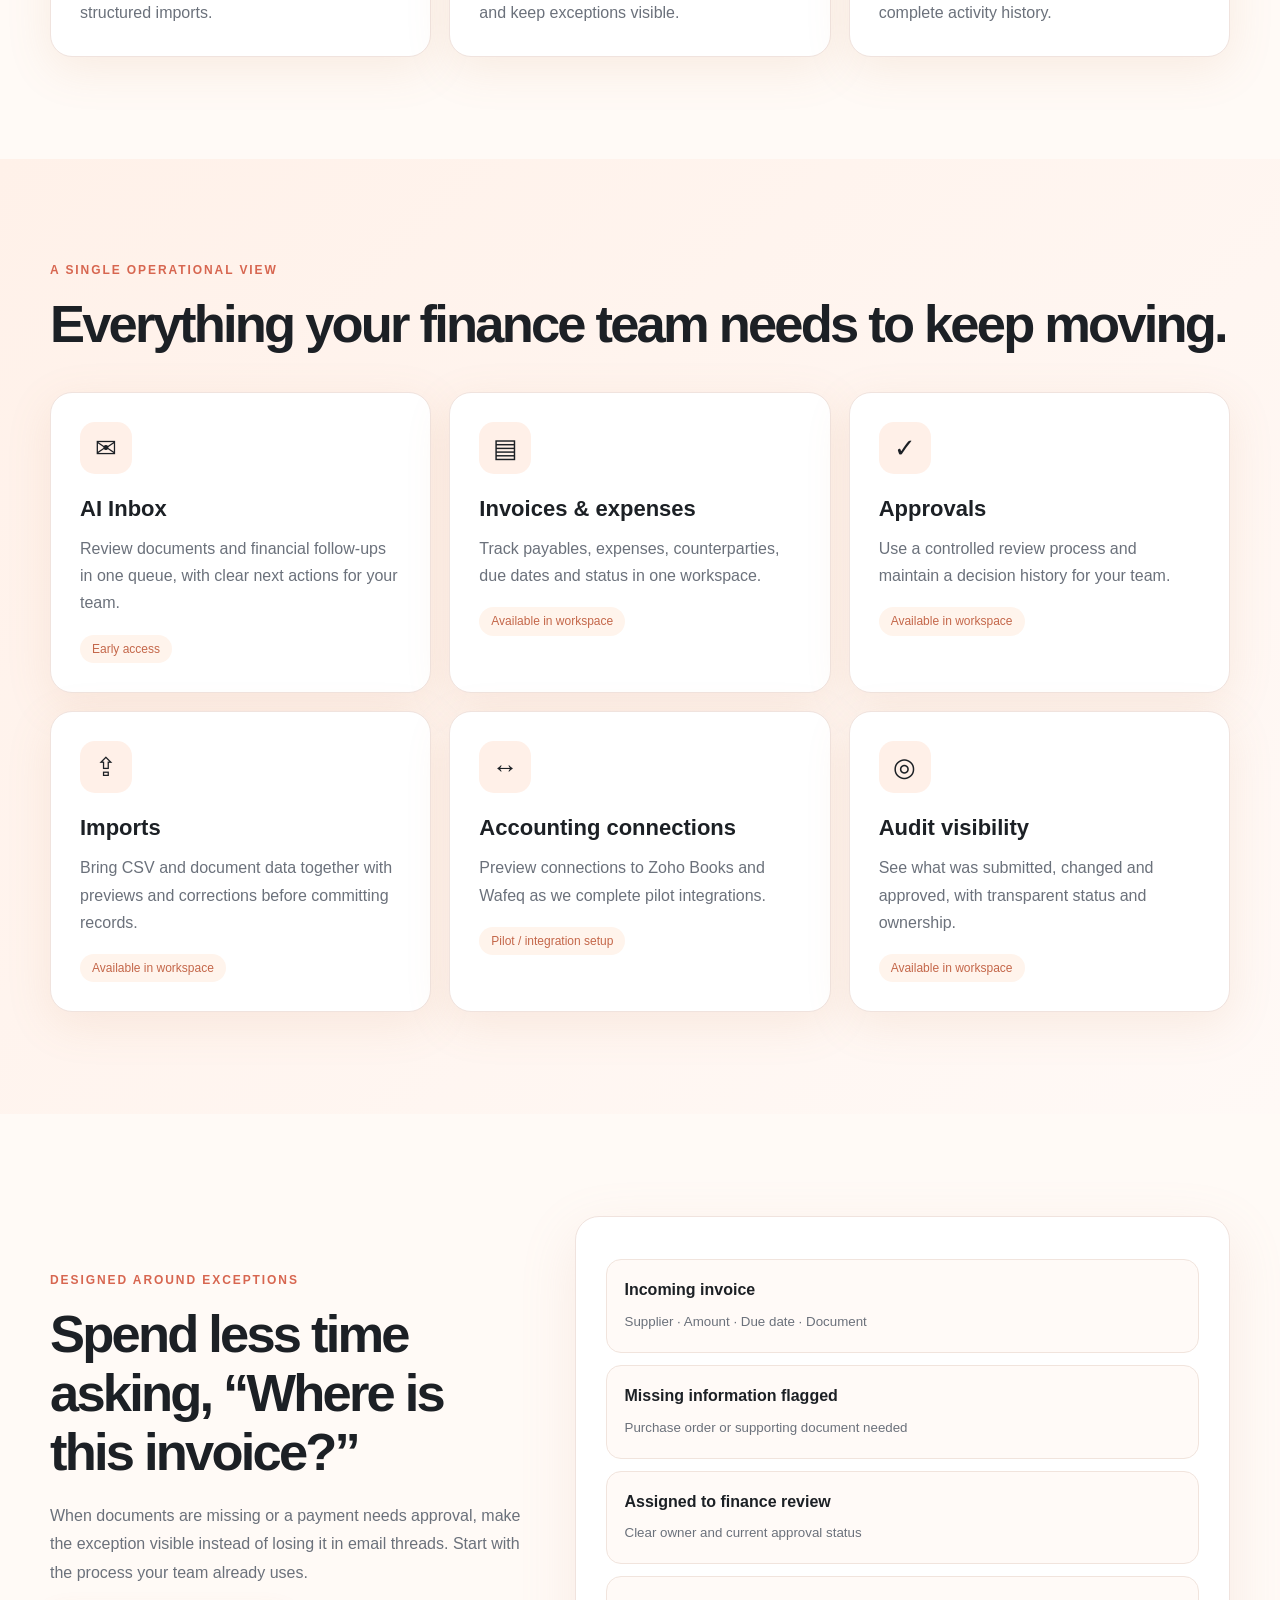
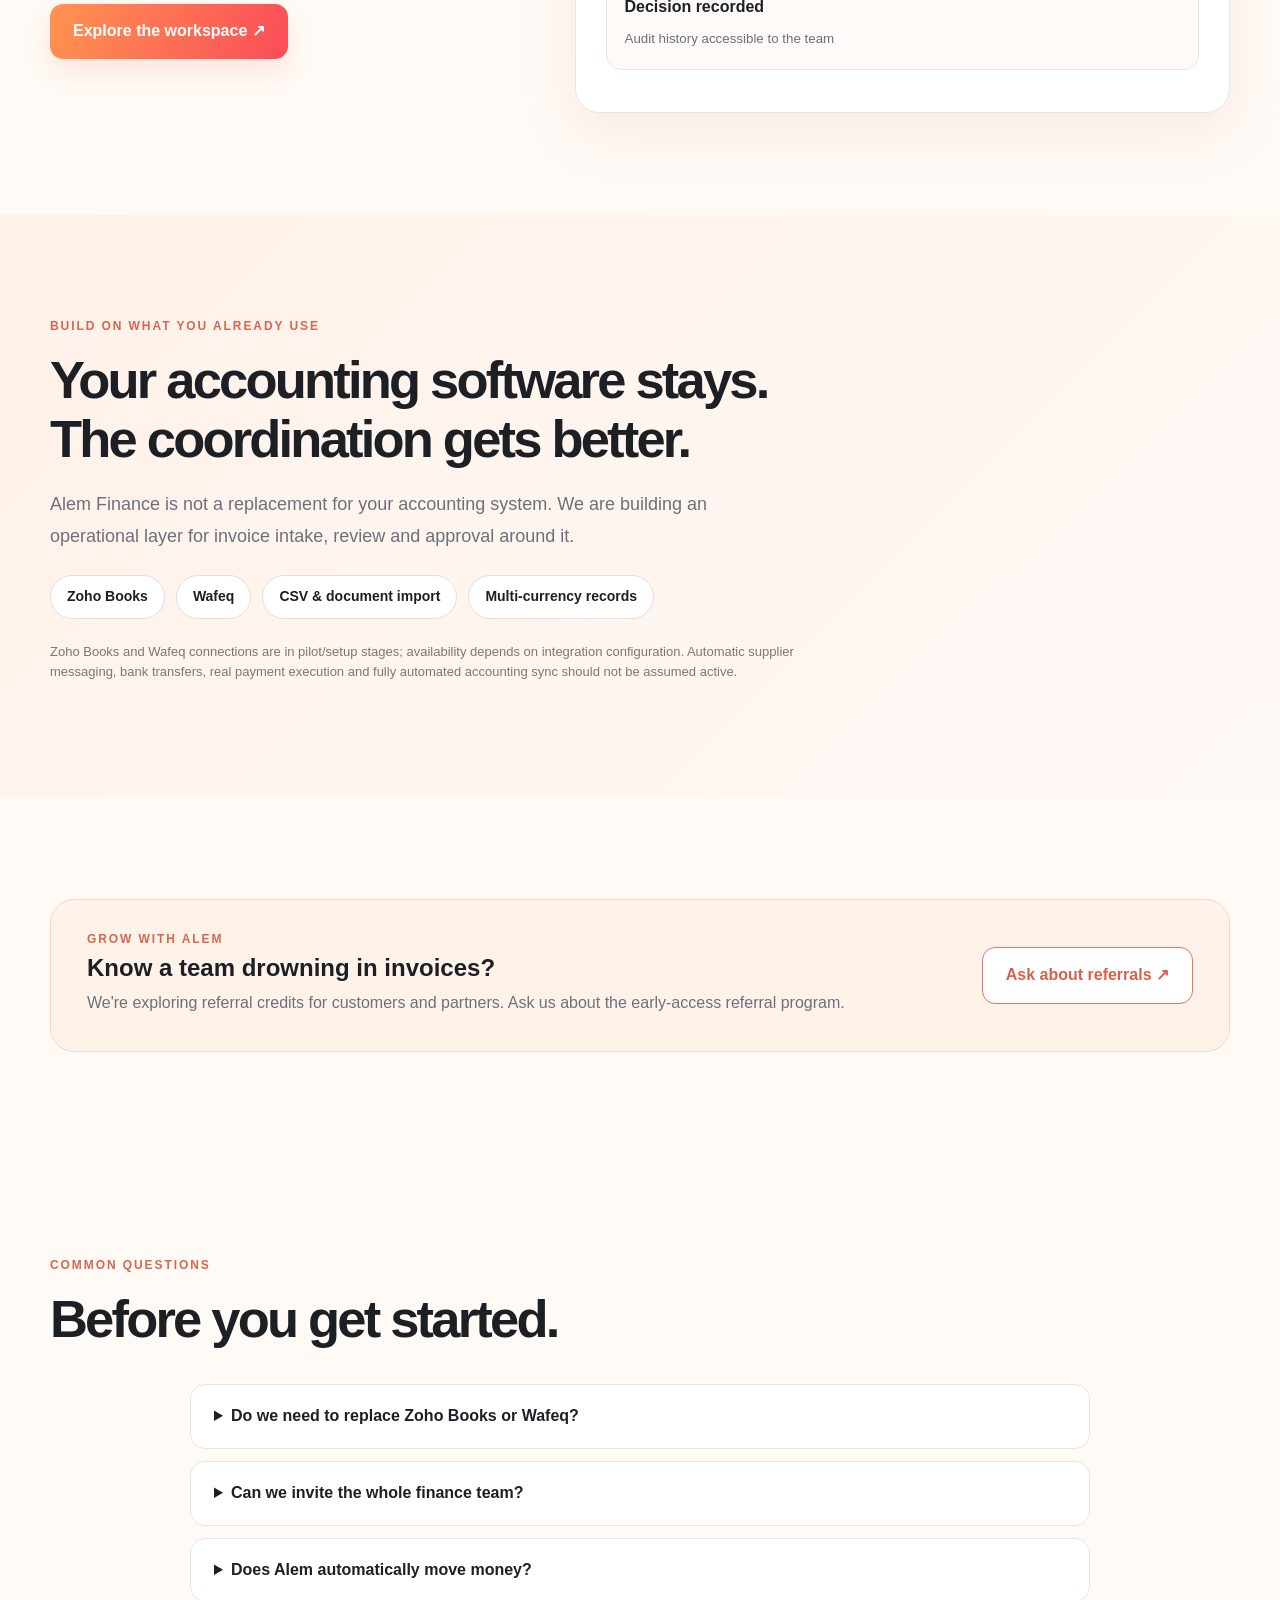
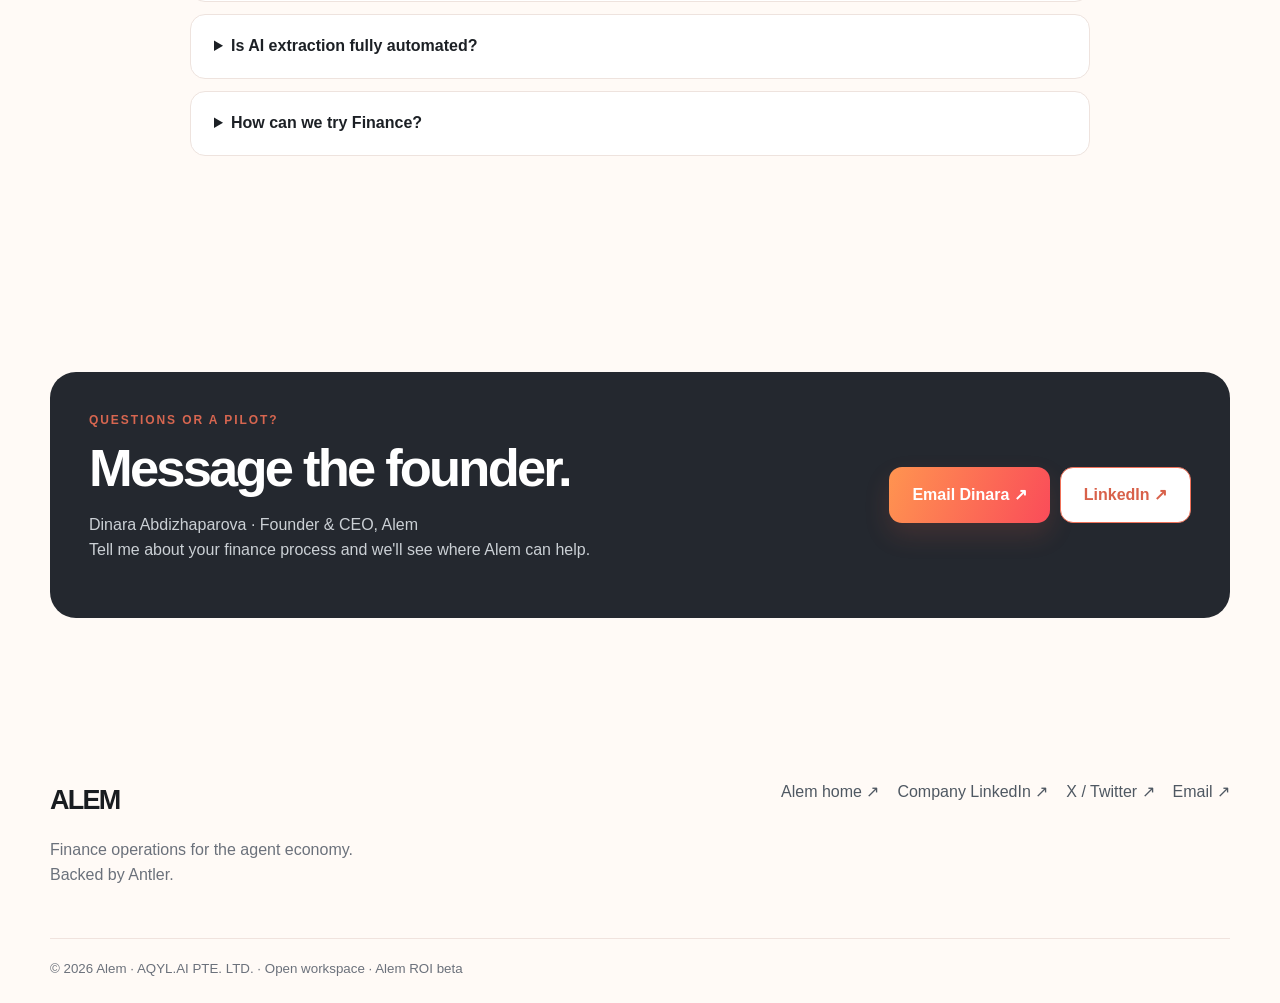
<file: finance/index.html>
<!doctype html><html lang="en"><head><meta charset="utf-8"><meta name="viewport" content="width=device-width, initial-scale=1">
<title>Alem Finance — Stop chasing invoices. Start running finance.</title>
<meta name="description" content="Alem Finance brings invoices, missing information, approvals and finance workflows into one workspace. Start with your existing accounting tools and keep your team in control.">
<meta name="theme-color" content="#fffaf6"><link rel="canonical" href="https://finance.askalem.com/">
<meta property="og:title" content="Alem Finance — Finance operations, finally in sync"><meta property="og:description" content="From supplier invoices to human-approved workflows. One finance workspace."><meta property="og:type" content="website">
<script type="application/ld+json">{"@context":"https://schema.org","@type":"SoftwareApplication","name":"Alem Finance","applicationCategory":"FinanceApplication","operatingSystem":"Web","url":"https://finance.askalem.com/","description":"Finance operations workspace for invoices, expenses, approvals, audit history and AI-assisted document workflows.","provider":{"@type":"Organization","name":"Alem","url":"https://askalem.com/"}}</script>
<style>
:root{--ink:#1c2025;--muted:#6b717b;--line:#f0e3de;--coral:#fa515a;--orange:#f49c4b;--bg:#fffaf6;--cream:#fff1e9}
*{box-sizing:border-box}html{scroll-behavior:smooth}body{margin:0;font:16px/1.55 Inter,-apple-system,BlinkMacSystemFont,"Segoe UI",Arial,sans-serif;color:var(--ink);background:var(--bg)}a{color:inherit;text-decoration:none}a:hover{opacity:.86}.container{width:min(1180px,calc(100% - 44px));margin:auto}
header{position:sticky;top:0;z-index:20;background:#fffaf6ef;backdrop-filter:blur(15px);border-bottom:1px solid #f4e9e3}.nav{height:83px;display:flex;justify-content:space-between;align-items:center;gap:20px}.brand{display:flex;align-items:center;gap:11px;color:#191c20;font-size:27px;font-weight:900;letter-spacing:-.065em}.brand svg{width:51px;height:51px}.brand span em{font-size:17px;color:#d46c57;font-weight:500;font-style:normal;letter-spacing:-.02em;margin-left:5px}.navlinks{display:flex;gap:28px;align-items:center;font-size:14px;font-weight:600}.navlinks a:not(.btn){color:#565f69}
.btn{display:inline-flex;justify-content:center;align-items:center;gap:10px;min-height:51px;border-radius:13px;padding:15px 23px;font-weight:750;transition:transform .15s;white-space:nowrap}.btn:hover{transform:translateY(-2px);opacity:1}.primary{color:white;background:linear-gradient(110deg,#ff9450,#fa4c59);box-shadow:0 12px 26px #f7654b25}.outline{border:1px solid #ef7159;color:#d8614a;background:#fff}
.hero{display:grid;grid-template-columns:.94fr 1.06fr;gap:50px;min-height:650px;align-items:center;padding:77px 0}.eyebrow{color:#d76650;font-size:12px;letter-spacing:.16em;font-weight:850;text-transform:uppercase}h1{font-size:clamp(47px,5.2vw,74px);line-height:1.065;letter-spacing:-.064em;margin:18px 0 27px}h2{font-size:clamp(36px,4.1vw,54px);line-height:1.12;letter-spacing:-.053em;margin:16px 0 20px}.hero p,.lede{font-size:18px;color:var(--muted);line-height:1.75;max-width:740px}.actions{display:flex;flex-wrap:wrap;gap:12px;margin:32px 0}.trust{font-size:12px;color:#777c83;letter-spacing:.05em;font-weight:700}.trust b{font-size:16px;color:#dd4652;margin-left:8px;letter-spacing:.15em}
.dashboard{border:1px solid #eee2da;border-radius:25px;background:#fff;box-shadow:0 30px 85px #cc886b30;overflow:hidden}.dash-top{padding:16px 23px;border-bottom:1px solid #eee7e4;display:flex;justify-content:space-between;align-items:center;font-size:13px;font-weight:800}.dash-top span:last-child{font-size:11px;font-weight:500;color:var(--muted)}.dash-body{padding:28px}.small{font-size:12px;color:var(--muted)}.dash-body h3{font-size:24px;margin:0}.invoice{margin-top:22px;background:#fff8f3;border:1px solid #f5ded2;border-radius:15px;padding:18px;display:flex;justify-content:space-between;gap:8px;align-items:center}.invoice b{font-size:15px}.pill{padding:5px 10px;border-radius:100px;background:#fff0df;color:#ab731b;font-size:11px;font-weight:750}.step{display:flex;gap:13px;padding:16px 5px;border-bottom:1px solid #f2eeeb;align-items:flex-start}.step:last-child{border-bottom:0}.step strong{font-size:14px}.circle{flex:none;width:27px;height:27px;display:grid;place-items:center;border-radius:50%;font-size:14px;font-weight:900;background:#e4f7eb;color:#1a8c55}.circle.warning{background:#fff0d9;color:#d38700}.circle.muted{background:#eef0f2;color:#7f8790}.caption{font-size:11px;letter-spacing:.06em;color:#8c8d91;margin-top:13px}
.band{background:#fff;border-block:1px solid var(--line)}.band .container{display:grid;grid-template-columns:repeat(3,1fr)}.claim{padding:24px;border-right:1px solid var(--line)}.claim:last-child{border:0}.claim b{font-size:17px}.claim p{font-size:13px;color:var(--muted);margin:5px 0}
.section{padding:102px 0}.section.cream{background:linear-gradient(135deg,#fff1e9,#fff9f6)}.grid3{display:grid;grid-template-columns:repeat(3,1fr);gap:18px;margin-top:38px}.card{padding:29px;border-radius:22px;border:1px solid var(--line);background:#fff;box-shadow:0 12px 45px #c9855520}.card .icon{font-size:26px;display:grid;place-items:center;width:52px;height:52px;border-radius:15px;background:#fff0e8}.card h3{font-size:22px;margin:18px 0 9px}.card p{margin:0;color:var(--muted);line-height:1.7}.pillline{margin-top:18px;display:inline-block;font-size:12px;color:#c4674a;background:#fff4ec;border-radius:100px;padding:5px 12px}
.showcase{display:grid;grid-template-columns:.85fr 1.15fr;gap:40px;align-items:center}.showcase p{color:var(--muted);line-height:1.8}.list{padding:0;list-style:none}.list li{padding:15px 0;border-bottom:1px solid var(--line)}.list b{display:block}.list small{color:var(--muted)}.visualbox{padding:30px;border-radius:24px;border:1px solid var(--line);background:#fff;box-shadow:0 18px 55px #d49a8428}
.example{border:1px solid #f1e4dd;background:#fffaf7;border-radius:15px;margin:12px 0;padding:18px}.example h4{margin:0 0 6px;font-size:16px}.example small{color:var(--muted)}
.integration{display:flex;gap:11px;flex-wrap:wrap;margin:23px 0}.integration span{border:1px solid #e8ddd6;border-radius:100px;background:white;padding:10px 16px;font-weight:700;font-size:14px}.disclaimer{font-size:13px;color:#7a7775;max-width:750px}
.referral{display:flex;justify-content:space-between;align-items:center;gap:20px;padding:30px 36px;border-radius:24px;background:#fff2e9;border:1px solid #efd8cd}.referral h3{font-size:24px;margin:0}.referral p{margin:5px 0;color:var(--muted)}
.faq{max-width:900px;margin:35px auto 0}details{background:#fff;border:1px solid #eee3de;border-radius:15px;margin:12px 0;padding:19px 23px}summary{font-weight:800;cursor:pointer}details p{color:var(--muted);margin:12px 0 0}
.founder{display:flex;justify-content:space-between;align-items:center;gap:25px;border-radius:26px;background:#24282f;color:#fff;padding:39px}.founder h2{margin:9px 0}.founder p{color:#cbd0d5}.founder .links{display:flex;gap:10px;flex-wrap:wrap}
footer{padding:60px 0 23px}.foot{display:flex;justify-content:space-between;flex-wrap:wrap;gap:26px}.social{display:flex;gap:18px;flex-wrap:wrap;color:#4f5862}footer small{display:block;color:var(--muted);padding-top:20px;border-top:1px solid var(--line);margin-top:35px}
@media(max-width:900px){.hero,.showcase{grid-template-columns:1fr}.hero{min-height:0;gap:30px;padding:55px 0}.grid3,.band .container{grid-template-columns:1fr}.claim{border-right:0;border-bottom:1px solid var(--line)}.navlinks a:not(.btn){display:none}.section{padding:67px 0}.founder,.referral{flex-direction:column;align-items:flex-start}.dashboard{max-width:600px;margin:auto}}
@media(max-width:520px){.container{width:calc(100% - 32px)}.nav{height:70px}.brand{font-size:23px}.brand svg{width:38px;height:38px}.brand span em{font-size:13px}.navlinks .btn{padding:10px 12px;font-size:12px;min-height:0}.hero h1{font-size:45px}.hero p,.lede{font-size:16px}.hero .btn{flex:1}.dash-body{padding:18px}.founder{padding:25px}.referral{padding:25px}.founder .links .btn{width:100%}}
</style></head><body>
<header><div class="container nav"><a class="brand" href="https://askalem.com/" aria-label="Back to Alem homepage"><svg viewBox="0 0 335 313" fill="none" aria-hidden="true"><defs><linearGradient id="lg" x1="0" y1="0" x2="335" y2="313" gradientUnits="userSpaceOnUse"><stop stop-color="#fb465b"/><stop offset=".55" stop-color="#fc7550"/><stop offset="1" stop-color="#f7b044"/></linearGradient></defs><g stroke="url(#lg)" stroke-width="5" stroke-linejoin="round"><path d="M7 176 22 88 74 132 187 50 199 4 83 26 154 213 34 274 160 296 281 72 328 212 154 213 160 296M7 176 74 132 154 213 187 50 281 72 154 213 199 4 74 132 34 274 187 50M83 26 187 50 328 212"/></g><g fill="url(#lg)"><circle cx="74" cy="132" r="16"/><circle cx="187" cy="50" r="17"/><circle cx="281" cy="72" r="17"/><circle cx="154" cy="213" r="17"/><circle cx="34" cy="274" r="17"/><circle cx="160" cy="296" r="17"/></g></svg><span>ALEM<em>finance</em></span></a><nav class="navlinks"><a href="#workflow">How it works</a><a href="#features">Features</a><a href="#integrations">Integrations</a><a href="#faq">FAQ</a><a class="btn primary" href="https://app.finance.askalem.com/">Get started ↗</a></nav></div></header>
<main>
<section class="container hero"><div><span class="eyebrow">For finance teams who have better things to do</span><h1>Stop chasing invoices. <span style="background:linear-gradient(100deg,#f04c59,#f3a444);background-clip:text;-webkit-background-clip:text;color:transparent">Start running finance.</span></h1><p>Supplier invoices scattered across inboxes? Approvals stuck in chat? Alem Finance gives your team one place to see what came in, what needs attention, and what happens next.</p><div class="actions"><a class="btn primary" href="https://app.finance.askalem.com/">Get started ↗</a><a class="btn outline" href="#workflow">See the workflow ↓</a></div><div class="trust">BACKED BY <b>ANTLER</b></div></div>
<div class="dashboard"><div class="dash-top"><span>◉ ALEM FINANCE</span><span>ILLUSTRATIVE WORKSPACE</span></div><div class="dash-body"><h3>Invoice workflow</h3><div class="small">From intake to a recorded decision</div><div class="invoice"><div><b>Acme Trading · INV-2048</b><div class="small">AED 12,450 · Due Nov 12</div></div><span class="pill">Needs approval</span></div>
<div class="step"><span class="circle">✓</span><div><strong>Invoice captured</strong><div class="small">Supplier, amount, currency and due date identified</div></div></div>
<div class="step"><span class="circle">✓</span><div><strong>Details reviewed</strong><div class="small">Invoice stored for finance review</div></div></div>
<div class="step"><span class="circle warning">!</span><div><strong>Missing purchase order</strong><div class="small">Requires supporting document</div></div></div>
<div class="step"><span class="circle warning">!</span><div><strong>Waiting for human approval</strong><div class="small">The finance team decides what happens next</div></div></div>
<div class="step"><span class="circle muted">→</span><div><strong>Record decision and next action</strong><div class="small">Full activity history stays available</div></div></div><div class="caption">Example workflow. Not a live customer invoice.</div></div></div></section>
<div class="band"><div class="container"><div class="claim"><b>Know what needs attention</b><p>One queue for invoices, decisions and exceptions.</p></div><div class="claim"><b>Keep humans in control</b><p>Approvals are explicit, never assumed.</p></div><div class="claim"><b>Work with your accounting tools</b><p>Support your existing process rather than replace it.</p></div></div></div>
<section class="section" id="workflow"><div class="container"><div class="eyebrow">How Alem Finance works</div><h2>Every invoice has a next step.<br>Now your team can see it.</h2><p class="lede">Most time is not lost entering a number. It is lost searching for documents, resolving questions and chasing approvals. Alem puts those handoffs into one workflow.</p><div class="grid3">
<article class="card"><div class="icon">①</div><h3>Capture</h3><p>Bring bills and documents into a central workspace. Start with manual upload and structured imports.</p></article>
<article class="card"><div class="icon">②</div><h3>Review</h3><p>Use AI-assisted extraction and validation where available, identify missing information, and keep exceptions visible.</p></article>
<article class="card"><div class="icon">③</div><h3>Approve</h3><p>Let the right person approve, reject or request changes. Keep decisions and a complete activity history.</p></article>
</div></div></section>
<section class="section cream" id="features"><div class="container"><div class="eyebrow">A single operational view</div><h2>Everything your finance team needs to keep moving.</h2><div class="grid3">
<article class="card"><div class="icon">✉</div><h3>AI Inbox</h3><p>Review documents and financial follow-ups in one queue, with clear next actions for your team.</p><span class="pillline">Early access</span></article>
<article class="card"><div class="icon">▤</div><h3>Invoices & expenses</h3><p>Track payables, expenses, counterparties, due dates and status in one workspace.</p><span class="pillline">Available in workspace</span></article>
<article class="card"><div class="icon">✓</div><h3>Approvals</h3><p>Use a controlled review process and maintain a decision history for your team.</p><span class="pillline">Available in workspace</span></article>
<article class="card"><div class="icon">⇪</div><h3>Imports</h3><p>Bring CSV and document data together with previews and corrections before committing records.</p><span class="pillline">Available in workspace</span></article>
<article class="card"><div class="icon">↔</div><h3>Accounting connections</h3><p>Preview connections to Zoho Books and Wafeq as we complete pilot integrations.</p><span class="pillline">Pilot / integration setup</span></article>
<article class="card"><div class="icon">◎</div><h3>Audit visibility</h3><p>See what was submitted, changed and approved, with transparent status and ownership.</p><span class="pillline">Available in workspace</span></article>
</div></div></section>
<section class="section"><div class="container showcase"><div><div class="eyebrow">Designed around exceptions</div><h2>Spend less time asking, “Where is this invoice?”</h2><p>When documents are missing or a payment needs approval, make the exception visible instead of losing it in email threads. Start with the process your team already uses.</p><a href="https://app.finance.askalem.com/" class="btn primary">Explore the workspace ↗</a></div><div class="visualbox"><div class="example"><h4>Incoming invoice</h4><small>Supplier · Amount · Due date · Document</small></div><div class="example"><h4>Missing information flagged</h4><small>Purchase order or supporting document needed</small></div><div class="example"><h4>Assigned to finance review</h4><small>Clear owner and current approval status</small></div><div class="example"><h4>Decision recorded</h4><small>Audit history accessible to the team</small></div></div></div></section>
<section class="section cream" id="integrations"><div class="container"><div class="eyebrow">Build on what you already use</div><h2>Your accounting software stays.<br>The coordination gets better.</h2><p class="lede">Alem Finance is not a replacement for your accounting system. We are building an operational layer for invoice intake, review and approval around it.</p><div class="integration"><span>Zoho Books</span><span>Wafeq</span><span>CSV & document import</span><span>Multi-currency records</span></div><p class="disclaimer">Zoho Books and Wafeq connections are in pilot/setup stages; availability depends on integration configuration. Automatic supplier messaging, bank transfers, real payment execution and fully automated accounting sync should not be assumed active.</p></div></section>
<section class="section"><div class="container"><div class="referral"><div><div class="eyebrow">Grow with Alem</div><h3>Know a team drowning in invoices?</h3><p>We're exploring referral credits for customers and partners. Ask us about the early-access referral program.</p></div><a class="btn outline" href="mailto:dinara@askalem.com?subject=Alem%20Finance%20referral">Ask about referrals ↗</a></div></div></section>
<section class="section" id="faq"><div class="container"><div class="eyebrow">Common questions</div><h2>Before you get started.</h2><div class="faq">
<details><summary>Do we need to replace Zoho Books or Wafeq?</summary><p>No. Alem is designed to sit alongside your accounting workflow. Integration functionality is being validated with pilot users.</p></details>
<details><summary>Can we invite the whole finance team?</summary><p>Alem Finance supports workspace-based accounts and approvals. Team access and available permissions can be discussed for your pilot.</p></details>
<details><summary>Does Alem automatically move money?</summary><p>No. Payment execution and bank transfers are not connected in the current Finance workspace.</p></details>
<details><summary>Is AI extraction fully automated?</summary><p>AI-assisted extraction is part of the early-access workflow. Accuracy and availability depend on document type and configured services; human review remains important.</p></details>
<details><summary>How can we try Finance?</summary><p>Open the workspace to create an account, or contact the founder for a guided pilot and onboarding help.</p></details>
</div></div></section>
<section class="section" id="contact"><div class="container"><div class="founder"><div><div class="eyebrow">Questions or a pilot?</div><h2>Message the founder.</h2><p>Dinara Abdizhaparova · Founder & CEO, Alem<br>Tell me about your finance process and we'll see where Alem can help.</p></div><div class="links"><a class="btn primary" href="mailto:dinara@askalem.com?subject=Alem%20Finance%20pilot">Email Dinara ↗</a><a class="btn outline" href="https://www.linkedin.com/in/dinara-a-2a48a358/" target="_blank" rel="noopener">LinkedIn ↗</a></div></div></div></section>
</main>
<footer><div class="container"><div class="foot"><div><a href="https://askalem.com/" class="brand">ALEM</a><p style="color:#6b717b">Finance operations for the agent economy.<br>Backed by Antler.</p></div><div class="social"><a href="https://askalem.com/">Alem home ↗</a><a href="https://www.linkedin.com/company/askalemcom/" target="_blank" rel="noopener">Company LinkedIn ↗</a><a href="https://x.com/askalemai" target="_blank" rel="noopener">X / Twitter ↗</a><a href="mailto:dinara@askalem.com">Email ↗</a></div></div><small>© 2026 Alem · AQYL.AI PTE. LTD. · <a href="https://app.finance.askalem.com/">Open workspace</a> · <a href="https://beta.askalem.com/">Alem ROI beta</a></small></div></footer></body></html>
</file>
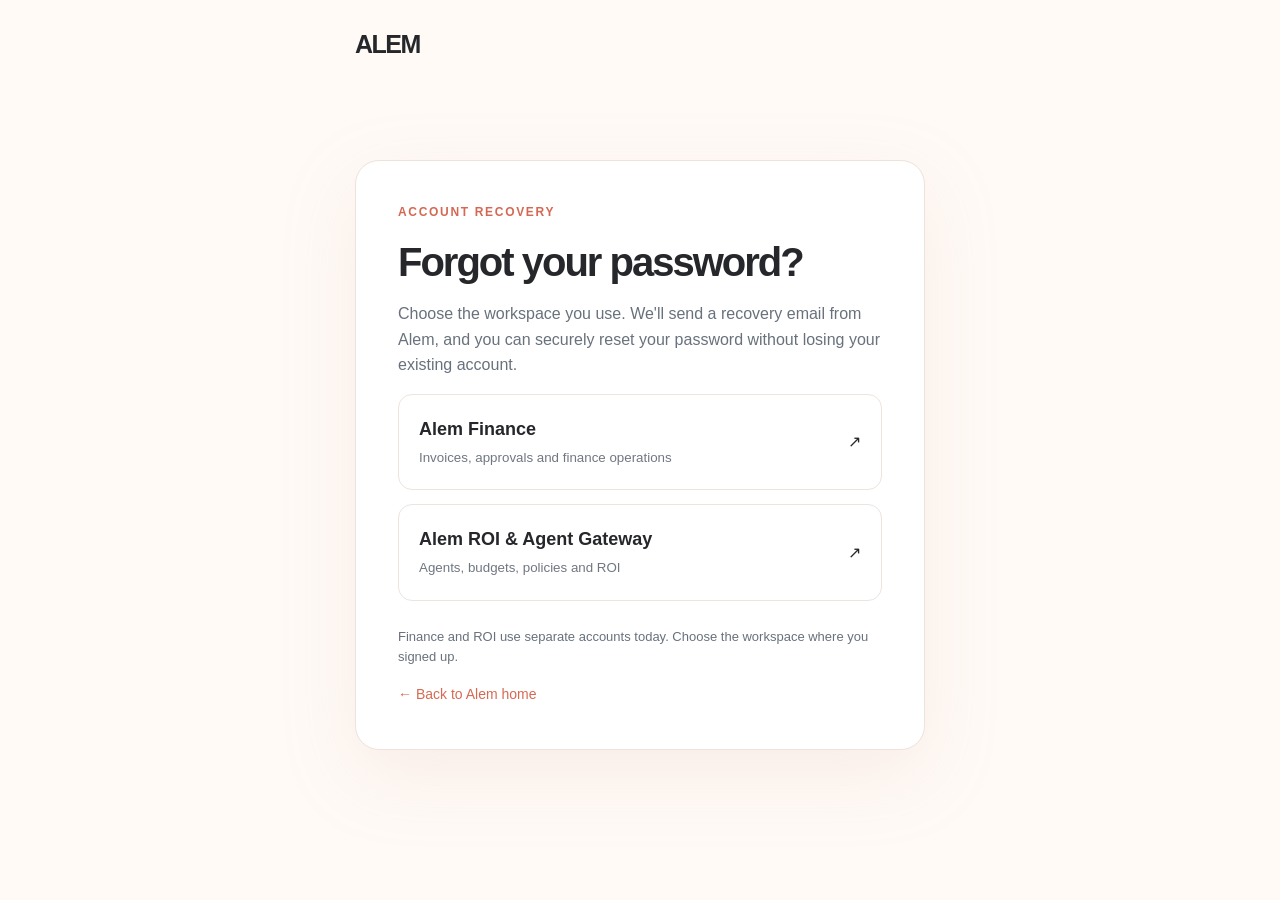
<file: forgot-password.html>
<!doctype html>
<html lang="en"><head><meta charset="utf-8"><meta name="viewport" content="width=device-width,initial-scale=1"><meta name="robots" content="noindex,nofollow"><meta name="theme-color" content="#fffaf6">
<title>Recover your Alem account</title>
<style>*{box-sizing:border-box}body{margin:0;min-height:100vh;background:#fffaf6;color:#25272b;font:16px/1.6 Inter,-apple-system,BlinkMacSystemFont,"Segoe UI",Arial,sans-serif}.wrap{width:min(570px,calc(100% - 32px));margin:auto}.nav{padding:24px 0}.nav a{text-decoration:none;color:#25272b}.brand{font-size:25px;font-weight:900;letter-spacing:-.06em}.card{background:#fff;margin:8vh auto 60px;border:1px solid #eee2dc;box-shadow:0 25px 75px #d6b0a52c;padding:42px;border-radius:24px}.eyebrow{font-size:12px;color:#d56853;font-weight:850;letter-spacing:.14em}.card h1{font-size:40px;line-height:1.12;letter-spacing:-.05em;margin:18px 0 15px}.card p{color:#68717c}.link{display:flex;align-items:center;justify-content:space-between;gap:12px;margin-top:14px;padding:20px;border:1px solid #ece4df;border-radius:14px;color:#25272b;text-decoration:none}.link:hover{border-color:#ef8a73;background:#fff7f1}.link b{display:block;font-size:18px}.link small{color:#707781}.back{font-size:14px;color:#d56a52;text-decoration:none}@media(max-width:550px){.card{margin:4vh auto 45px;padding:28px 22px}.card h1{font-size:33px}}</style></head>
<body><header class="wrap nav"><a class="brand" href="https://askalem.com/">ALEM</a></header>
<main class="wrap"><div class="card"><div class="eyebrow">ACCOUNT RECOVERY</div><h1>Forgot your password?</h1><p>Choose the workspace you use. We'll send a recovery email from Alem, and you can securely reset your password without losing your existing account.</p>
<a class="link" href="https://app.finance.askalem.com/static/forgot-password.html"><span><b>Alem Finance</b><small>Invoices, approvals and finance operations</small></span><span aria-hidden="true">↗</span></a>
<a class="link" href="https://beta.askalem.com/forgot-password"><span><b>Alem ROI & Agent Gateway</b><small>Agents, budgets, policies and ROI</small></span><span aria-hidden="true">↗</span></a>
<p style="font-size:13px;margin-top:26px">Finance and ROI use separate accounts today. Choose the workspace where you signed up.</p><a class="back" href="https://askalem.com/">← Back to Alem home</a></div></main></body></html>
</file>
